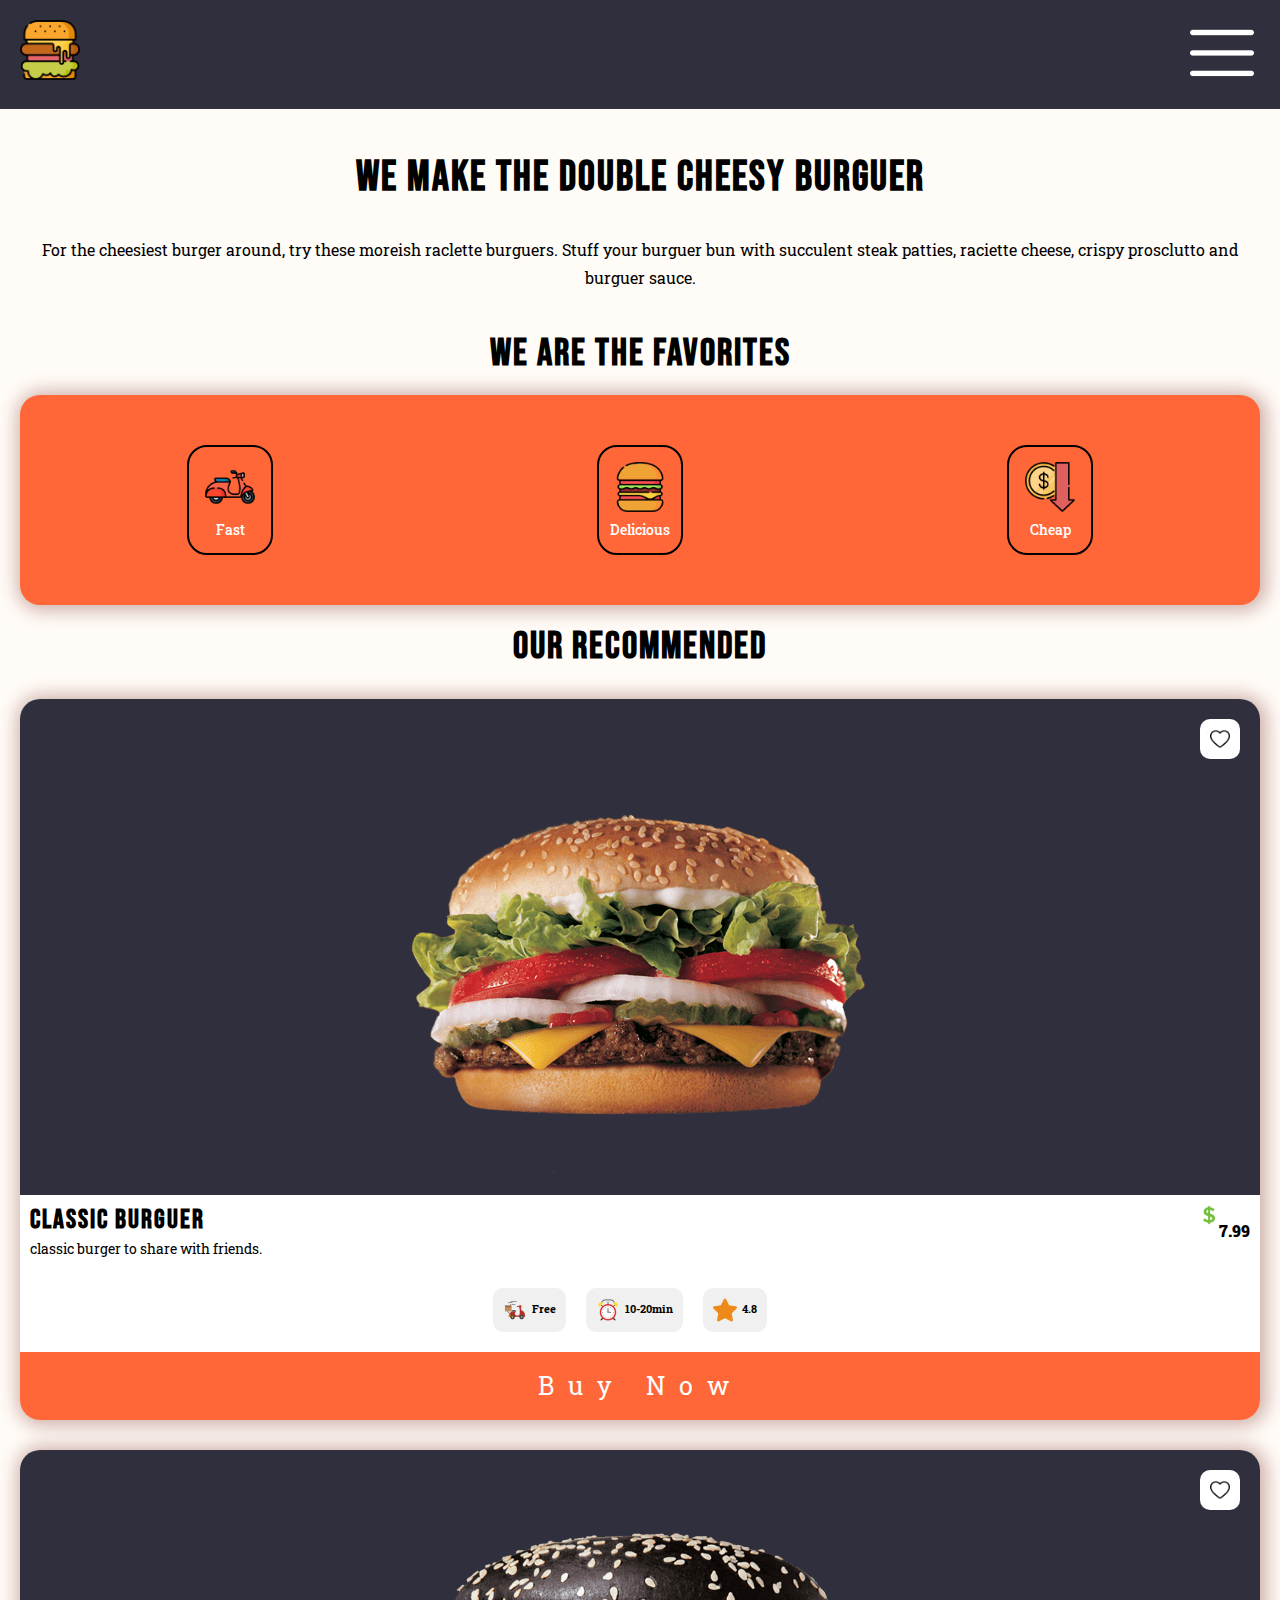
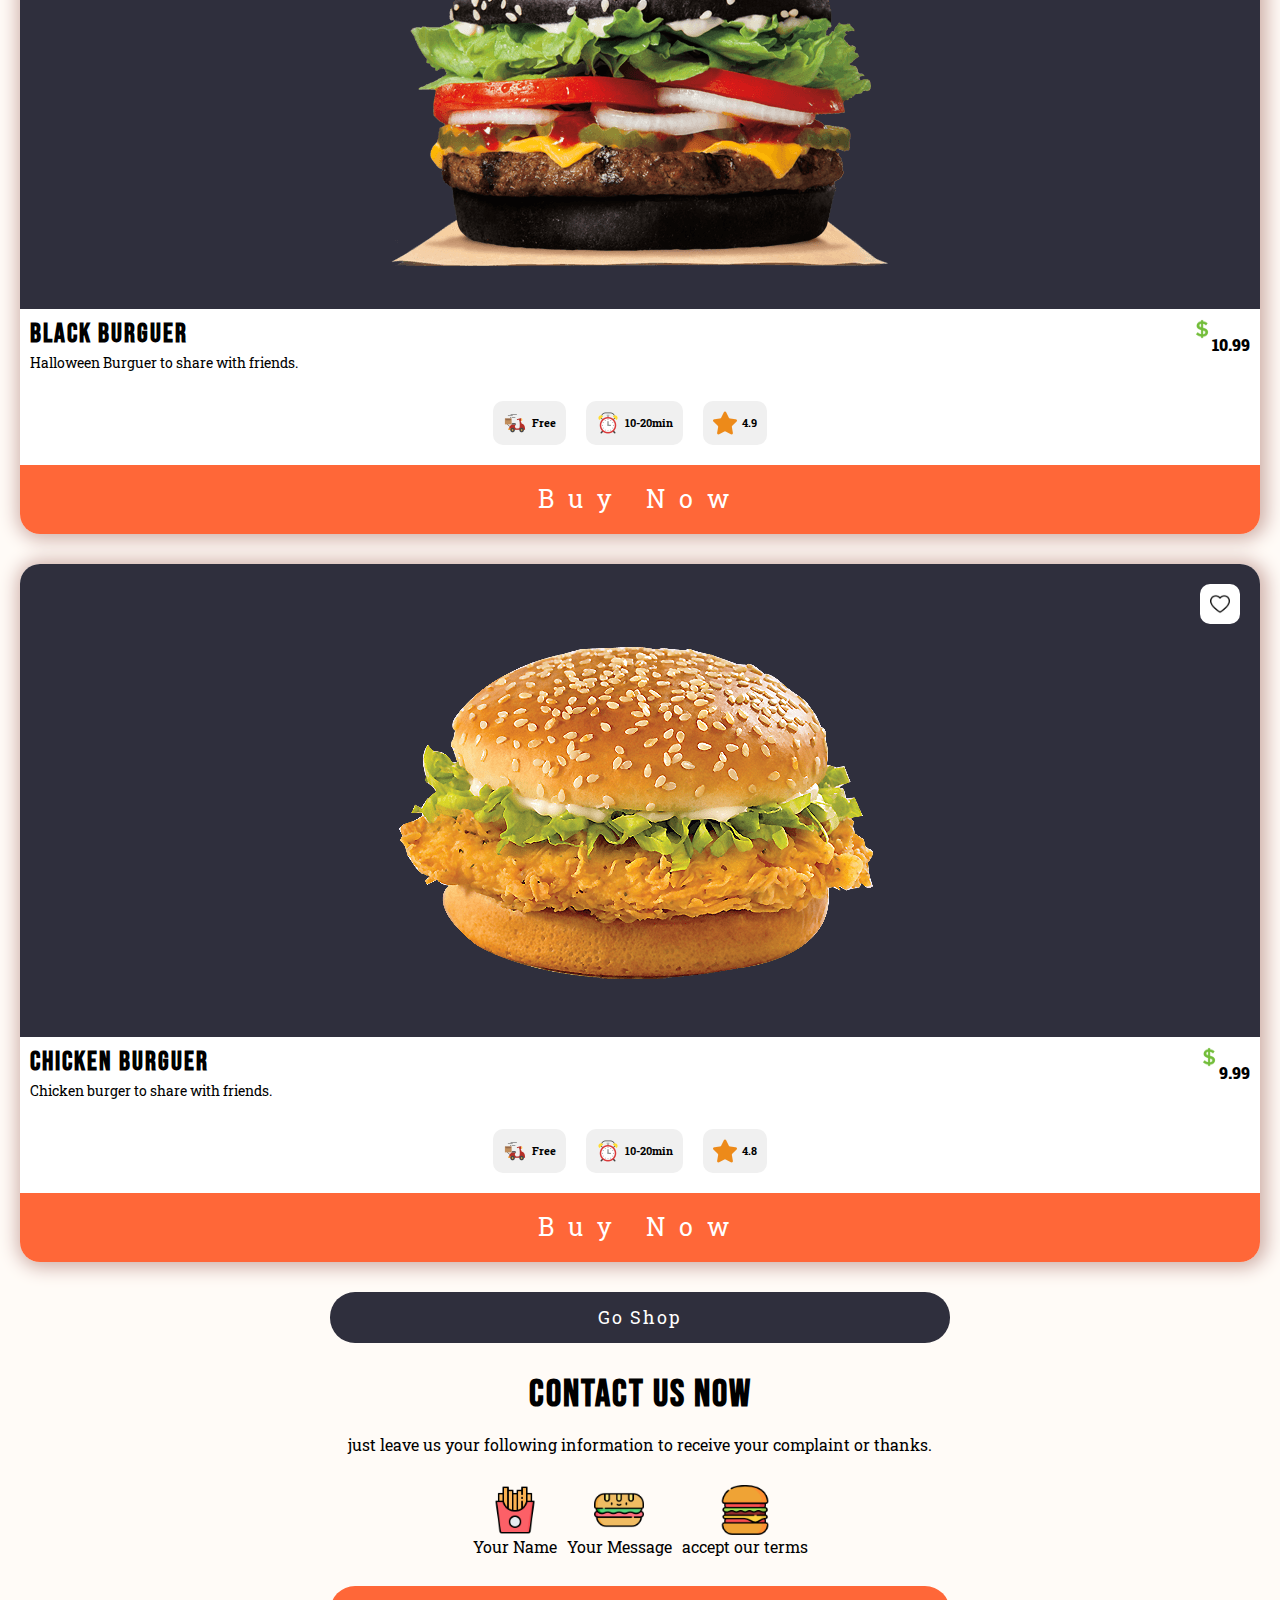
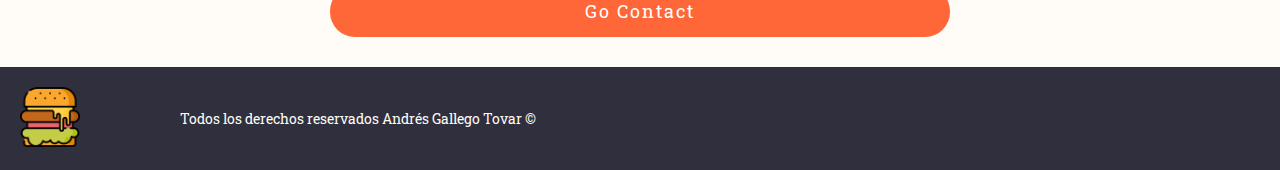
<file: index.html>
<!DOCTYPE html>
<html lang="en">
<head>
    <meta charset="UTF-8">
    <meta http-equiv="X-UA-Compatible" content="IE=edge">
    <meta name="viewport" content="width=device-width, initial-scale=1.0">
    <title>Web-Hamburguer</title>
    <link rel="icon" href="./assets/icons/hamburger-icon.png">
    <link rel="preconnect" href="https://fonts.googleapis.com">
    <link rel="preconnect" href="https://fonts.gstatic.com" crossorigin>
    <link href="https://fonts.googleapis.com/css2?family=Bebas+Neue&display=swap" rel="stylesheet">
    <link rel="preconnect" href="https://fonts.googleapis.com">
    <link rel="preconnect" href="https://fonts.gstatic.com" crossorigin>
    <link href="https://fonts.googleapis.com/css2?family=Roboto+Slab:wght@300;500;900&display=swap" rel="stylesheet">
    <link rel="stylesheet" href="./css/normalize.css">
    <link rel="stylesheet" href="./css/style.css">
</head>
<body class="body">
    <header class="header">
        <nav class="nav">
            <a href="./index.html" class="logo"><img class="logo-icon" src="./assets/icons/hamburger-icon.png" alt="icon-hamburguer"></a>
            <button class="togger"><img src="./assets/icons/menu.png" alt=""></button>
            <ul class="nav-menu">
                <li class="nav-menu-item">
                    <a href="./index.html" class="nav-menu-link nav-link">Home</a>
                </li class="nav-menu-item">
                <li class="nav-menu-item">
                    <a href="./shop.html" class="nav-menu-link nav-link">Shop</a>
                </li class="nav-menu-item">
                <li class="nav-menu-item">
                    <a href="./menu-desing/Web-Menu-AndyBurguer.pdf" target="blank" class="nav-menu-link nav-link">Menu</a>
                </li class="nav-menu-item">
                <li class="nav-menu-item">
                    <a href="/.contact.html" class="nav-menu-link nav-link">Contact</a>
                </li class="nav-menu-item">
            </ul>
        </nav>
        
    </header>
    <main>
        <div class="main-grid">
            <section class="main-section-title">
                <h1>We Make the Double Cheesy Burguer</h1>
            </section>
            <section class="main-section-text">
                <p>For the cheesiest burger around, try these moreish raclette burguers.
                    Stuff your burguer bun with succulent steak patties, raciette cheese,
                    crispy prosclutto and burguer sauce.
                </p>
            </section>
            <section class="main-section-favorites">
                <h2>we are the favorites</h2>
                <section class="content">
                
                    <div class="content-div">
                        <img src="./assets/icons/motocicleta.png" width="50" alt="delivery-bike">
                        <p>Fast</p>
                    </div>
                    <div class="content-div">
                        <img src="./assets/icons/hamburguesa.png"width="50"  alt="delivery-bike">
                        <p>Delicious</p>
                    </div>
                    <div class="content-div">
                        <img src="./assets/icons/perdida.png"width="50"  alt="delivery-bike">
                        <p>Cheap</p>
                    </div>
                </section>

            </section>
 
            <section class="main-section-cards">
                <h2>our recommended</h2>
                <article class="card">
                    <section class="card-section-img">
                        <div class="container-icon-loved"><img src="./assets/icons/amor.png" alt="loved"></div>
                        <div><img src="./assets/hamburguesa-clasica.png" alt=""></div>
                    </section>
                    <section class="card-section-contain-card">
                        <div class="information-card">
                            <div class="container-name">
                                <h3>Classic burguer</h3>
                                <p>classic burger to share with friends.</p>
                            </div>
                            <div class="container-price">
                                <img src="./assets/icons/dollar-symbol.png" alt="simbol-dollar">
                                <p>7.99</p>
                            </div>
                        </div>

                        <div class="container-icons-card">
                                <div class="container-icon-skills">
                                    <img src="./assets/icons/delivery-bike.png" alt="delivery-bike">
                                    <p>Free</p>
                                </div>
                                <div class="container-icon-skills">
                                    <img src="./assets/icons/despertador.png" alt="clock">
                                    <p>10-20min</p>
                                </div>
                                <div class="container-icon-skills">
                                    <img src="./assets/icons/estrella.png" alt="star">
                                    <p>4.8</p>
                                </div>
                        </div>

                    </section>
                    <div class="container-button-pay">
                        <a href="./shop.html">buy now</a>
                    </div>
                </article>
                <article class="card">
                    <section class="card-section-img">
                        <div class="container-icon-loved"><img src="./assets/icons/amor.png" alt="loved"></div>
                        <div><img src="./assets/hamburguesa-negra.png" alt=""></div>
                    </section>
                    <section class="card-section-contain-card">
                        <div class="information-card">
                            <div class="container-name">
                                <h3>Black Burguer</h3>
                                <p>Halloween Burguer to share with friends.</p>
                            </div>
                            <div class="container-price">
                                <img src="./assets/icons/dollar-symbol.png" alt="simbol-dollar">
                                <p>10.99</p>
                            </div>
                        </div>

                        <div class="container-icons-card">
                                <div class="container-icon-skills">
                                    <img src="./assets/icons/delivery-bike.png" alt="delivery-bike">
                                    <p>Free</p>
                                </div>
                                <div class="container-icon-skills">
                                    <img src="./assets/icons/despertador.png" alt="clock">
                                    <p>10-20min</p>
                                </div>
                                <div class="container-icon-skills">
                                    <img src="./assets/icons/estrella.png" alt="star">
                                    <p>4.9</p>
                                </div>
                        </div>

                    </section>
                    <div class="container-button-pay">
                        <a href="./shop.html">buy now</a>
                    </div>
                </article>
                <article class="card">
                    <section class="card-section-img">
                        <div class="container-icon-loved"><img src="./assets/icons/amor.png" alt="loved"></div>
                        <div><img src="./assets/hamburguesa-pollo.png" alt=""></div>
                    </section>
                    <section class="card-section-contain-card">
                        <div class="information-card">
                            <div class="container-name">
                                <h3>Chicken burguer</h3>
                                <p>Chicken burger to share with friends.</p>
                            </div>
                            <div class="container-price">
                                <img src="./assets/icons/dollar-symbol.png" alt="simbol-dollar">
                                <p>9.99</p>
                            </div>
                        </div>

                        <div class="container-icons-card">
                                <div class="container-icon-skills">
                                    <img src="./assets/icons/delivery-bike.png" alt="delivery-bike">
                                    <p>Free</p>
                                </div>
                                <div class="container-icon-skills">
                                    <img src="./assets/icons/despertador.png" alt="clock">
                                    <p>10-20min</p>
                                </div>
                                <div class="container-icon-skills">
                                    <img src="./assets/icons/estrella.png" alt="star">
                                    <p>4.8</p>
                                </div>
                        </div>

                    </section>
                    <div class="container-button-pay">
                        <a href="shop.html">buy now</a>
                    </div>
                </article>

                <section class="button-shop">
                    <a href="./shop.html">Go Shop</a>
                </section>
            </section>
            <section class="section-contact-main">
                <h2>contact us now</h2>
                <p>just leave us your following information to receive your complaint or thanks.</p>
                <section class="section-contact-li">
                    <section>
                        <img src="./assets/icons/papas-fritas.png" alt="potatoes">
                        <p>Your Name</p>
                    </section>
                    <section>
                        <img src="./assets/icons/sandwich-contact.png" alt="sandwich-contact">
                        <p>Your Message</p>
                    </section>
                    <section>
                        <img src="./assets/icons/hamburguesa.png" alt="hamburger-icon">
                        <p>accept our terms</p>
                    </section>


                </section>
                <section class="button-contact-main">
                    <a href="./contact.html">Go Contact</a>
                </section>
            </section>
        </div>
    </main>
    <footer>
        <div class="container-footer">

            
            <div class="container-img-footer">
                <img src="./assets/icons/hamburger-icon.png" alt="">
            </div>
            <div class="container-text-footer">
                <p>Todos los derechos reservados Andrés Gallego Tovar &copy;</p>
            </div>
        </div>
    </footer>

    <script src="./js/main.js"></script>
</body>
</html>
</file>
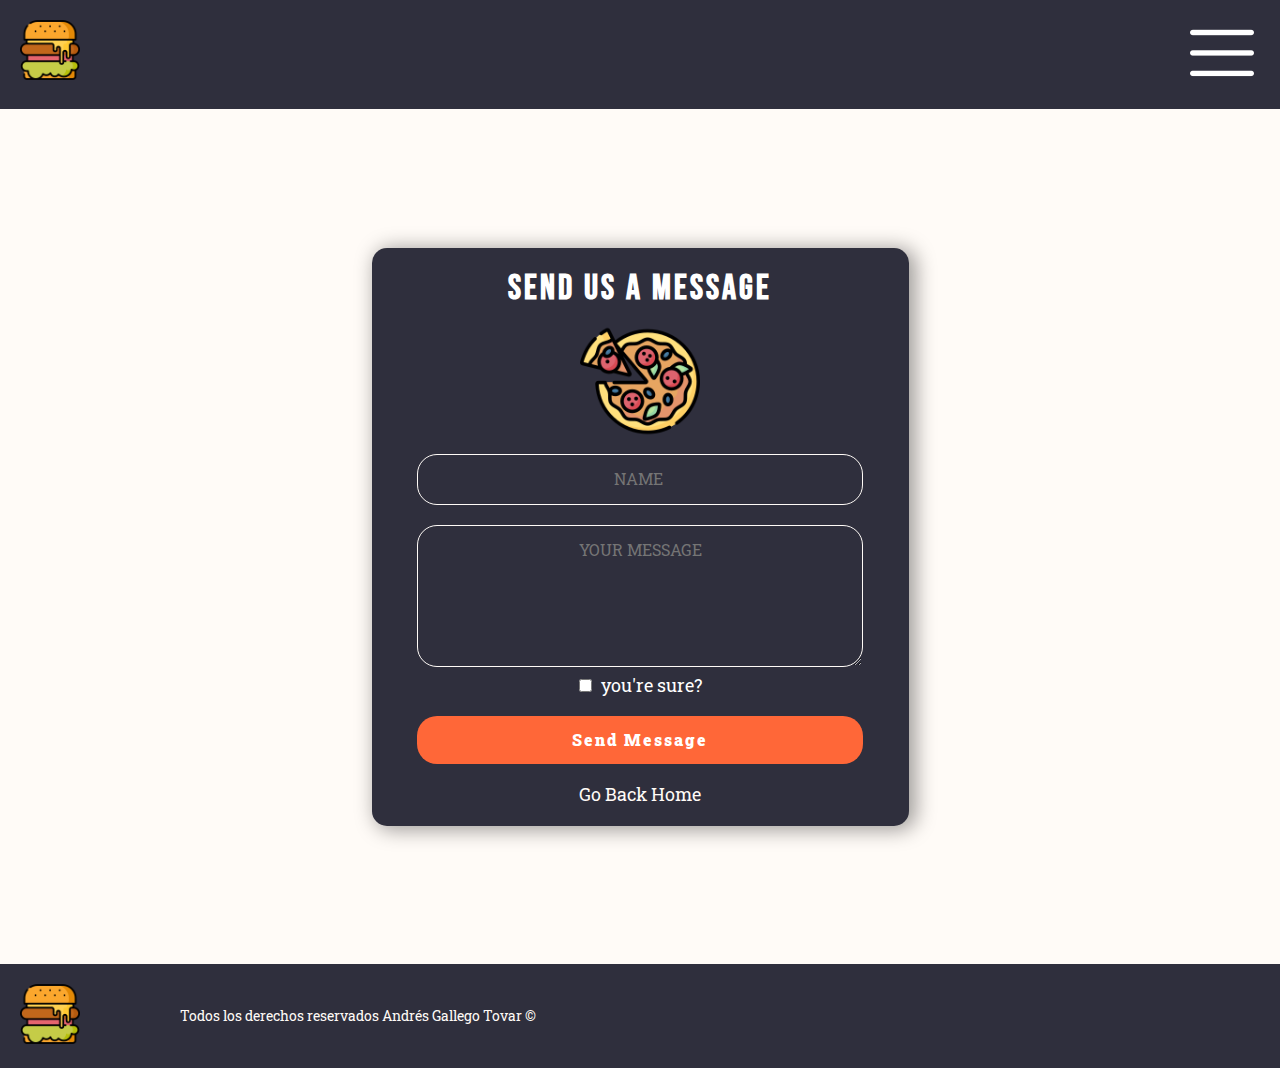
<file: contact.html>
<!DOCTYPE html>
<html lang="en">
<head>
    <meta charset="UTF-8">
    <meta http-equiv="X-UA-Compatible" content="IE=edge">
    <meta name="viewport" content="width=device-width, initial-scale=1.0">
    <title>Web-Hamburguer</title>
    <link rel="icon" href="./assets/icons/hamburger-icon.png">
    <link rel="preconnect" href="https://fonts.googleapis.com">
    <link rel="preconnect" href="https://fonts.gstatic.com" crossorigin>
    <link href="https://fonts.googleapis.com/css2?family=Bebas+Neue&display=swap" rel="stylesheet">
    <link rel="preconnect" href="https://fonts.googleapis.com">
    <link rel="preconnect" href="https://fonts.gstatic.com" crossorigin>
    <link href="https://fonts.googleapis.com/css2?family=Roboto+Slab:wght@300;500;900&display=swap" rel="stylesheet">
    <link rel="stylesheet" href="./css/normalize.css">
    <link rel="stylesheet" href="./css/style.css">
    <link rel="stylesheet" href="./css/contact.css">
</head>
<div class="div-black">
<body class="body">
    <header class="header">
        <nav class="nav">
            <a href="./index.html" class="logo"><img class="logo-icon" src="./assets/icons/hamburger-icon.png" alt="icon-hamburguer"></a>
            <button class="togger"><img src="./assets/icons/menu.png" alt=""></button>
            <ul class="nav-menu">
                <li class="nav-menu-item">
                    <a href="./index.html" class="nav-menu-link nav-link">Home</a>
                </li class="nav-menu-item">
                <li class="nav-menu-item">
                    <a href="./shop.html" class="nav-menu-link nav-link">Shop</a>
                </li class="nav-menu-item">
                <li class="nav-menu-item">
                    <a href="./menu-desing/Web-Menu-AndyBurguer.pdf" target="blank" class="nav-menu-link nav-link">Menu</a>
                </li class="nav-menu-item">
                <li class="nav-menu-item">
                    <a href="./contact.html" class="nav-menu-link nav-link">Contact</a>
                </li class="nav-menu-item">
            </ul>
        </nav>
        
    </header>

    <main class="main-contact">
        <section class="main-contact-form">
            <section class="section-title">
                <h2>Send Us a Message</h2>
            </section>
            <section class="section-form-img">
                <img src="./assets/icons/pizza.png" alt="hamburger-icon">
            </section>
            <section>
                <form id="form">
                    <input type="text" id="name" placeholder="Name "></input>
                    <textarea name="" id="textarea" cols="20" rows="6" placeholder="Your Message"></textarea>
                    <br>
                    <div class="container-check">
                        <input type="checkbox" name="" id="check">
                        <label for="check">you're sure?</label>
                    </div>
                    <div class="container-error">
                        
                    </div>
                    <button type="button" class="button-form">Send Message</button>
                </form>
            </section>
            <section class="link-home">
                <a href="./index.html">Go Back Home</a>
            </section>
        </section>
        <div class="window" >
            <div>
                <p>Your message was sent successfully.</p>
                <img src="./assets/icons/hamburger-icon.png" alt="hamburger-icon">
            </div>
        </div>
    </main>

    <footer>
        <div class="container-footer">

            
            <div class="container-img-footer">
                <img src="./assets/icons/hamburger-icon.png" alt="">
            </div>
            <div class="container-text-footer">
                <p>Todos los derechos reservados Andrés Gallego Tovar &copy;</p>
            </div>
        </div>
    </footer>

    <script src="./js/main.js"></script>
    <script src="./js/form.js"></script>
</body>
</div>
</html>
</file>
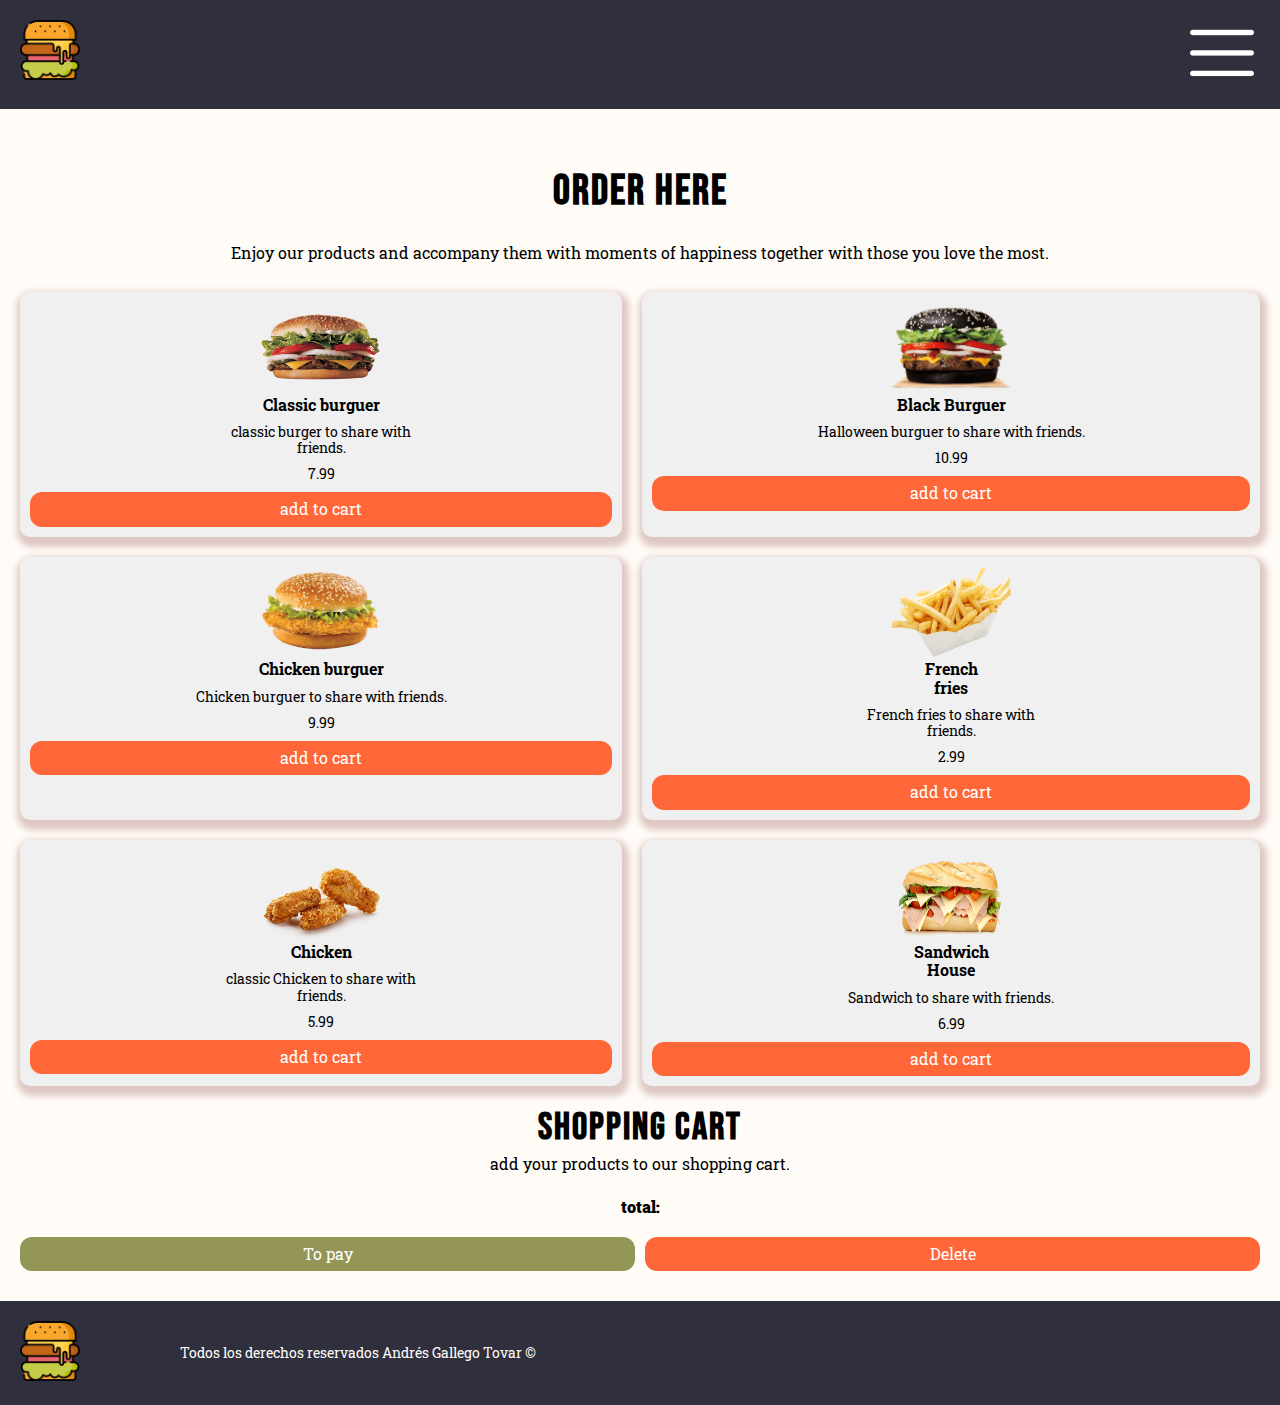
<file: shop.html>
<!DOCTYPE html>
<html lang="en">
<head>
    <meta charset="UTF-8">
    <meta http-equiv="X-UA-Compatible" content="IE=edge">
    <meta name="viewport" content="width=device-width, initial-scale=1.0">
    <title>Web-Hamburguer</title>
    <link rel="icon" href="./assets/icons/hamburger-icon.png">
    <link rel="preconnect" href="https://fonts.googleapis.com">
    <link rel="preconnect" href="https://fonts.gstatic.com" crossorigin>
    <link href="https://fonts.googleapis.com/css2?family=Bebas+Neue&display=swap" rel="stylesheet">
    <link rel="preconnect" href="https://fonts.googleapis.com">
    <link rel="preconnect" href="https://fonts.gstatic.com" crossorigin>
    <link href="https://fonts.googleapis.com/css2?family=Roboto+Slab:wght@300;500;900&display=swap" rel="stylesheet">
    <link rel="stylesheet" href="./css/normalize.css">
    <link rel="stylesheet" href="./css/style.css">
    <link rel="stylesheet" href="./css/shop.css">

</head>
<div class="div-black">
<body class="body">
    <header class="header">
        <nav class="nav">
            <a href="./index.html" class="logo"><img class="logo-icon" src="./assets/icons/hamburger-icon.png" alt="icon-hamburguer"></a>
            <button class="togger"><img src="./assets/icons/menu.png" alt=""></button>
            <ul class="nav-menu">
                <li class="nav-menu-item">
                    <a href="./index.html" class="nav-menu-link nav-link">Home</a>
                </li class="nav-menu-item">
                <li class="nav-menu-item">
                    <a href="./shop.html" class="nav-menu-link nav-link">Shop</a>
                </li class="nav-menu-item">
                <li class="nav-menu-item">
                    <a href="./menu-desing/Web-Menu-AndyBurguer.pdf" target="blank" class="nav-menu-link nav-link">Menu</a>
                </li class="nav-menu-item">
                <li class="nav-menu-item">
                    <a href="./contact.html" class="nav-menu-link nav-link">Contact</a>
                </li class="nav-menu-item">
            </ul>
        </nav>
        
    </header>
    <main class="main-shop">
        <h1>Order Here</h1>
        <p>Enjoy our products and accompany them with moments of happiness together with those you love the most.</p>
        <section class="grid-cards-shop">
            <article>
                <img src="./assets/hamburguesa-clasica.png" alt="">
                <h4 class="name">Classic burguer</h4>
                <p>classic burger to share with <br> friends.</p>
                <p class="price">7.99</p>
                <button type="button" class="button-1" data-id="1">add to cart</button>
            </article>
            <article>
                <img src="./assets/hamburguesa-negra.png" alt="">
                <h4 class="name">Black Burguer</h4>
                <p>Halloween burguer to share with friends.</p>
                <p class="price">10.99</p>
                <button type="button" class="button-2" data-id="2">add to cart</button>
            </article>
            <article>         
                <img src="./assets/hamburguesa-pollo.png" alt="">
                <h4 class="name">Chicken burguer</h4>
                <p>Chicken burguer to share with friends.</p>
                <p class="price">9.99</p>
                <button type="button" class="button-3" data-id="3">add to cart</button>
            </article>            
            <article>         
                <img src="./assets/papas.png" alt="">
                <h4 class="name">French <br> fries</h4>
                <p>French fries to share with <br> friends.</p>
                <p class="price">2.99</p>
                <button type="button" class="button-4" data-id="4">add to cart</button>
            </article>                      
            <article>         
                <img src="./assets/pollo.png" alt="">
                <h4 class="name">Chicken</h4>
                <p>classic Chicken to share with <br> friends.</p>
                <p class="price">5.99</p>
                <button type="button" class="button-5" data-id="5">add to cart</button>
            </article>                      
            <article>         
                <img src="./assets/sandwich.png" alt="">
                <h4 class="name">Sandwich <br> House</h4>
                <p>Sandwich to share with friends.</p>
                <p class="price">6.99</p>
                <button type="button" class="button-6" data-id="6">add to cart</button>
            </article>  
                      
        </section>

        <section class="shop-cart">
            <h2>shopping cart</h2>
            <p>add your products to our shopping cart.</p>
            
            <table id="lista-carrito" class="products-js">
            </table>

            <section class="section-pay-button">
                <p>total: <span class="total"></span> </p>
                <div class="container-carts-buttons">
                    <button class="pay-cart-button" type="button">To pay</button>
                    <button class="delete-cart-button" type="button">Delete</button>
                </div>
            </section>
        </section>
    </main>
    <footer>
        <div class="container-footer">

            
            <div class="container-img-footer">
                <img src="./assets/icons/hamburger-icon.png" alt="icon-hamburguer">
            </div>
            <div class="container-text-footer">
                <p>Todos los derechos reservados Andrés Gallego Tovar &copy;</p>
            </div>
        </div>
        <div class="window">
            <p>Your request has been made successfully.</p>
            <img src="./assets/icons/hamburger-icon.png" alt="hamburger-icon">
            <p>Total: <span class="total-window"></span> </p>
        </div>

    </footer>

    <script src="./js/main.js"></script>
    <script src="./js/carrito.js"></script>
    <script src="./js/animacion-shop.js"></script>

</body>
</div>
</html>
</file>
<file: css/style.css>
html {
    box-sizing: border-box;
    font-size:62.5%;
  }
  *, *:before, *:after {
    box-sizing: inherit;
  }


*{
  margin: 0;
}

:root{
    --amarillo-principal : #fdbe28;
    --crema-principal : #fffbf7;
    --color-crema-letras : #bfbebb;
    --fondo-cards: #2f2f3d;
    --fondo-icon-cards:#f0f0f0;
    --fondo-boton-cards:#ff6738;
}

.body{
    font-family: 'Roboto Slab', serif;
    font-size: 1.6rem;
    background-color: var(--crema-principal);
   
}

/* globales */
h1{
  font-size: 4.2rem;
  font-family: 'Bebas Neue', cursive;
  letter-spacing: 2px;
}

h2{
  font-size: 3.8rem;
  font-family: 'Bebas Neue', cursive;
  letter-spacing: 2px;
}

h3{
  font-size: 2.7rem;
  font-family: 'Bebas Neue', cursive;
  letter-spacing: 2px;
}

img{
  max-width: 100%;
}


.header{
  background-color: var(--fondo-cards);
  position: relative;
  width: 100%;
  top: 0;
  padding:2rem 2rem;
  height: auto;
}

.nav{
  display: flex;
  justify-content: space-between;
}

.nav-link{
  color: white;
  text-decoration: none;
  text-transform: uppercase;
}

.nav-link:hover{
  border-bottom: 3px solid var(--verde-icon);
  transition: border-bottom 0.3s;
}

.nav-menu-item{
  padding: 2rem 0;
}

.logo-icon{
  width: 60px;
  height: 60px;
}

.nav-menu{
  list-style: none;
  background-color: var(--amarillo-principal);
  position: fixed;
  left: 100%;
  transition: left 0.5s;
  top: 93px;
  width: 100%;
  padding: 20px 10px;
  text-align: center;
  overflow-y: auto;
  height: calc(100% - 93px);
}

.togger{
  background-color: var(--verde-icon);
  border: none;
}

.togger:hover{
  cursor: pointer;
}

.togger img{
  filter: invert(1);
}

.nav-menu_visible{
  left: 0;
}

/* main */

main{
  padding: 1rem 2rem;
}

.main-section-cards {
  margin-top: 20px;
}

.main-grid{
  text-align: center;
  display: grid;
  grid-template-rows: repeat(4,auto);
  justify-content: center;
  align-items: center;
}

.main-grid .main-section-title h1{
  line-height: 6rem;
}

.main-grid .main-section-text p{
  line-height: 2.8rem;
  margin-bottom: 2rem;
}

.main-section-favorites h2{
  margin:2rem 0;
}

.content{
  width: 100%;
  height: 210px;
  background-color: var(--fondo-boton-cards);
  display: flex;
  align-items: center;
  justify-content: space-around;
  border-radius: 20px;
  box-shadow: 2px 1px 18px 5px #D0B1AA;
  padding: 0 1rem;
}

.content div{
  border: 2px solid black;
  padding: 1rem;
  border-radius: 20px;
  margin-right: 1rem;
  width: 86px;
  height: 110px;
  display: flex;
  flex-direction: column;
  justify-content: center;
  text-align: center;
  align-items: center;
  gap: 1rem;
}

.content div:last-child{
  margin-right: 0;
}

.content div p{
  color: white;
  font-weight: 500;
  font-size: 1.4rem;
}
.card{
  width: 100%;
  background-color: white;
  height: auto;
  border-radius: 20px;
  overflow: hidden;
  box-shadow: 2px 1px 18px 5px #D0B1AA;
  margin: 3rem 0;
}

.card .card-section-img{
  background-color: var(--fondo-cards);
  width: 100%;
  padding: 2rem;
  margin-bottom: 1rem;
}

.card .card-section-img .container-icon-loved{
  display: flex;
  justify-content:end;
}

.card .card-section-img .container-icon-loved img{
  width: 40px;
  background-color: white;
  padding: 1rem;
  border-radius: 10px;
}

.container-name{
  display: flex;
  flex-direction: column;
  justify-content: start;
}

.card-section-contain-card{
  padding: 0 1rem;
}

.container-name h3{
  text-align: start;
  margin-bottom: 0.5rem;
}

.container-name p{
  font-size: 1.4rem;
  text-align: start;
}

.information-card{
  display: flex;
  justify-content: space-between;
}

.container-price{
  display: flex;
  align-items: start;
}
.container-price p {
  align-self: center;
  font-weight: 900;
}

.container-price img{
  width: 20px;
}

.container-icons-card{
  margin-top: 3rem;
  display: flex;
  justify-content: center;
  margin-bottom: 2rem;
}

.container-icons-card .container-icon-skills{
  background-color: var(--fondo-icon-cards);
  margin-right: 2rem;
  display: flex;
  overflow: hidden;
  align-items: center;
  padding: 1rem ;
  justify-content: center;
  border-radius: 10px;
}

.container-icons-card .container-icon-skills img{
  margin-right: 0.5rem;
}

.container-icons-card .container-icon-skills p{
  font-size: 1.1rem;
  font-weight: 700;
}

.container-button-pay{
  background-color: var(--fondo-boton-cards);
  padding: 2rem;
  width: 100%;
}

.container-button-pay:hover{
  cursor: pointer;
}

.container-button-pay a{
  text-decoration: none;
  font-size: 2.5rem;
  letter-spacing: 1.4rem;
  text-transform: capitalize;
  color: white;
}

.button-shop{
  padding: 1.5rem;
  background-color: #2f2f3d;
  width: 50%;
  margin: 0 auto;
  border-radius: 25px;
}

.button-shop a{
  text-decoration: none;
  color: white;
  font-size: 1.8rem;
  letter-spacing: 2px;
}

.button-shop:hover{
  background-color: var(--fondo-boton-cards);
}

.section-contact-li{
  display: flex;
  justify-content: center;
  align-items: center;
}

.section-contact-li section{
  margin-right: 1rem;
}

.section-contact-li section:last-child{
  margin-right: 0;
}

.section-contact-li section img{
  width: 50px;
}

.section-contact-main h2{
  margin-top: 3rem;
  margin-bottom: 2rem;
}

.section-contact-main p{
  margin-bottom: 3rem;
  text-align: center;
}

.button-contact-main{
  padding: 1.5rem;
  background-color: var(--fondo-boton-cards);
  width: 50%;
  margin: 0 auto;
  border-radius: 25px;
  margin-bottom: 2rem;
}

.button-contact-main a{
  text-decoration: none;
  color: white;
  font-size: 1.8rem;
  letter-spacing: 2px;
}

footer{
  background-color: var(--fondo-cards);
}

.container-footer{
  width: 100%;
  display: flex;
  align-items: center;
  padding: 2rem 2rem;

}

.container-footer .container-img-footer img{
  width: 60px;
  height: 60px;
  margin-right: 10rem;
}

.container-footer .container-text-footer p{
  color: var(--crema-principal);
  font-size: 1.4rem;
  line-height: 2rem;
}
</file>
<file: css/contact.css>
.main-contact-form{
    display: grid;
    grid-template-rows: repeat(4,auto);
    background-color: var(--fondo-cards);
    padding: 2.1rem;
    color: white;
    height: auto;
    text-align: center;
    border-radius: 15px;
    box-shadow: 5px 2px 20px 2px rgba(0,0,0,0.38);
}

.main-contact{
    display: grid;
    place-items: center;
    height: 95vh;
}

.main-contact-form section{
    margin: 0 auto;
    align-self: center;
}

.section-form-img img{
    width: 120px;
    margin-bottom: 1rem;
}

.section-title h2{
    font-size: 3.5rem;
    margin-bottom: 1.2rem;
    letter-spacing: 3px;
}

#name{
    border: 1px solid #fffbf7;
    background-color: var(--fondo-cards);
    padding: 1.5rem;
    text-align: center;
    color: #fffbf7;
    border-radius: 20px;
    text-transform: uppercase;
    margin-bottom: 2rem;
    width: 90%;
}

#textarea{
    background-color: var(--fondo-cards);
    border: .01px solid #fffbf7;
    padding: 1.5rem;
    width: 90%;
    margin-bottom: .5rem;
    text-align: center;
    color: #fffbf7;
    border-radius: 20px;
    text-transform: uppercase;
}

.container-check{
    margin-bottom: 2rem;
}

.container-check label{
    font-size: 1.8rem;
}

#check{
    margin-right: .5rem;

}

.button-form{
    padding: 1.5rem 2rem;
    background-color: var(--fondo-boton-cards);
    border: none;
    width: 90%;
    color: white;
    font-weight: 900;
    letter-spacing: 2px;
    border-radius: 20px;
    margin-bottom: 2rem;
}

.link-home a{
    color: #fffbf7;
    text-decoration: none;
    font-size: 1.8rem;
}

.error{
    width: 90%;
    padding: 2rem;
    background-color: rgb(190, 9, 9);
    border-radius: 20px;
    margin: 2rem auto;
}

.window{
    width: 90%;
    padding: 1rem;
    height: 15rem;
    display: flex;
    flex-direction: column;
    align-items: center;
    justify-content: center;
    background-color: var(--fondo-icon-cards);
    border-radius: 10px;
    position: absolute;
    margin: 0 auto;
    left: 0;
    right: 0;
    top: -150px;
    transition: top 1.5s; 
    opacity: 1;
    text-align: center;
}

.window div{
    margin: 0 auto;
}

.window p{
    font-size: 1.8rem;
}

.window_visible{
    top: 450px;
    opacity: 1;
}

.window img{
    width: 50px;
    height: 50px;
    margin:2rem 0;
}


.window_visible{
    top: 400px;
    opacity: 1;
}

.price span img{
    width: 15px;
    height: 15px;
}
</file>
<file: css/shop.css>
.main-shop{
    margin: 2rem 0;
}

.main-shop h1 ,p{
    text-align: center;

}

.main-shop p{
    margin-bottom: 3rem;
}
.grid-cards-shop{
    margin-top: 2rem;
    margin-bottom: 2rem;
    display: grid;
    grid-template-columns: repeat(2,auto);
    row-gap: 2rem;
    column-gap: 2rem;
}


.grid-cards-shop article{
    background-color: var(--fondo-icon-cards); 
    text-align: center;
    border-radius: 10px;
    padding: 1rem;
    box-shadow: 2px 5px 6px 5px #dfc8c3;

}

.grid-cards-shop article img{
    width: 120px;
    height: 90px;
}

.grid-cards-shop article p{
    font-size: 1.4rem;
    margin: 1rem 0;
}

.grid-cards-shop article button{
    background-color: var(--fondo-boton-cards);
    width: 100%;
    color: white;
    border: none;
    border-radius: 12px;
    padding: .8rem;
}

/* carrito de compras */

.shop-cart {
    text-align: center;
}

.shop-cart p{
    margin: .5rem 0 2rem 0;
}

.cart{
    display: grid;
    grid-template-columns: repeat(5,auto);
    width: 100%;
    border-top: 2px solid rgb(206, 202, 202);
    padding-top: 1rem;
}

.cart p{
    font-size: 1.3rem;
}


.table{
    width: 100%;
    text-align: center;
    margin: 0 auto;
}


td{
    font-size: 1.1rem;
    width: 32.6%;
    text-align: center;

}

.product-js{
    margin: 0 ;
    width: 100%
}

.container-carts-buttons{
    display: flex;
}

.pay-cart-button{
    background-color: #939656;
    width: 100%;
    color: white;
    border: none;
    border-radius: 12px;
    padding: 0.8rem;
    margin-right: 1rem;
}

.delete-cart-button{
    background-color: var(--fondo-boton-cards);
    width: 100%;
    color: white;
    border: none;
    border-radius: 12px;
    padding: 0.8rem;
}

.section-pay-button p{
    font-weight: 900;
}

.window{
    width: 75%;
    padding: 0 1rem;
    height: 15rem;
    display: flex;
    flex-direction: column;
    align-items: center;
    justify-content: center;
    background-color: var(--fondo-icon-cards);
    border-radius: 10px;
    position: absolute;
    margin: 0 auto;
    left: 0;
    right: 0;
    top: -150px;
    transition: top 1.5s; 
    opacity: 0;
}

.window img{
    width: 50px;
    height: 50px;
    margin:1rem 0;
}


.window_visible{
    top: 1140px;
    opacity: 1;
}

.price span img{
    width: 15px;
    height: 15px;
}
</file>
